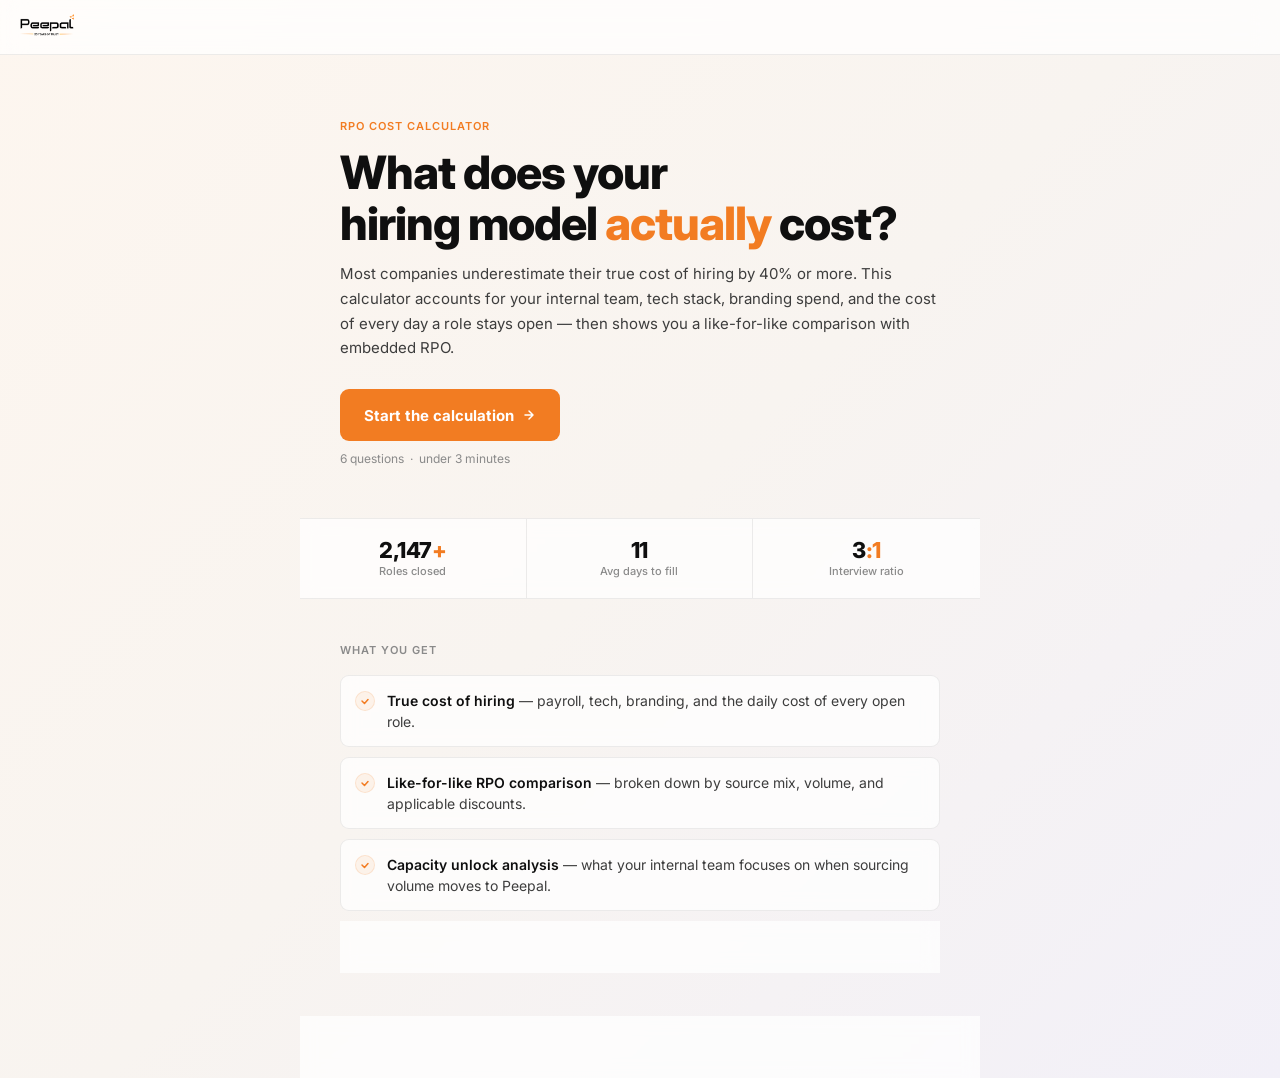
<file: index.html>
<!DOCTYPE html>
<html lang="en">
<head>
  <meta charset="UTF-8">
  <meta name="viewport" content="width=device-width, initial-scale=1.0">
  <title>RPO Cost Calculator — Peepal Consulting</title>
  <link rel="preconnect" href="https://fonts.googleapis.com">
  <link rel="preconnect" href="https://fonts.gstatic.com" crossorigin>
  <link href="https://fonts.googleapis.com/css2?family=Inter:wght@400;500;600;700;800&display=swap" rel="stylesheet">
  <style>
    *, *::before, *::after { box-sizing: border-box; margin: 0; padding: 0; }
    :root {
      --orange: #F27C22; --orange-light: rgba(242,124,34,0.08); --orange-mid: rgba(242,124,34,0.15); --orange-dark: #D96A10;
      --black: #0f0f0f; --grey-700: #3d3d3d; --grey-500: #8a8a8a; --grey-200: #e8e8e8; --grey-100: #f4f4f4;
      --white: #ffffff; --glass-bg: rgba(255,255,255,0.72); --card-border: rgba(0,0,0,0.07);
      --font: 'Inter', -apple-system, sans-serif; --radius: 14px; --radius-sm: 9px;
    }
    html { font-family: var(--font); -webkit-text-size-adjust: 100%; }
    body { min-height: 100vh; background: linear-gradient(135deg, #fdf6ef 0%, #f8f4f0 50%, #f2f0f8 100%); color: var(--black); }

    nav {
      background: var(--glass-bg); backdrop-filter: blur(12px); -webkit-backdrop-filter: blur(12px);
      border-bottom: 1px solid var(--card-border); padding: 14px 20px;
    }
    .logo { font-size: 15px; font-weight: 700; letter-spacing: -0.3px; }
    .logo span { color: var(--orange); }

    .hero { padding: 52px 20px 44px; }
    .eyebrow { font-size: 11px; font-weight: 600; color: var(--orange); text-transform: uppercase; letter-spacing: 1px; margin-bottom: 14px; }
    h1 { font-size: 34px; font-weight: 800; color: var(--black); letter-spacing: -1px; line-height: 1.1; margin-bottom: 14px; }
    h1 em { font-style: normal; color: var(--orange); }
    .body { font-size: 15px; color: var(--grey-700); line-height: 1.65; margin-bottom: 28px; }

    .cta-wrap { display: flex; flex-direction: column; align-items: flex-start; gap: 10px; }
    .btn-start {
      display: inline-flex; align-items: center; gap: 8px;
      height: 52px; padding: 0 24px;
      background: var(--orange); color: var(--white);
      font-family: var(--font); font-size: 15px; font-weight: 700;
      border: none; border-radius: var(--radius-sm); cursor: pointer; text-decoration: none;
      transition: background 150ms ease; width: 100%; justify-content: center;
    }
    .btn-start:hover { background: var(--orange-dark); }
    .time-note { font-size: 12px; color: var(--grey-500); }

    /* Stats */
    .stats {
      display: grid; grid-template-columns: repeat(3, 1fr);
      border-top: 1px solid var(--card-border); border-bottom: 1px solid var(--card-border);
      background: var(--glass-bg); backdrop-filter: blur(8px); -webkit-backdrop-filter: blur(8px);
    }
    .stat { padding: 20px 12px; text-align: center; border-right: 1px solid var(--card-border); }
    .stat:last-child { border-right: none; }
    .stat-n { font-size: 22px; font-weight: 800; color: var(--black); letter-spacing: -0.5px; line-height: 1; margin-bottom: 3px; }
    .stat-n span { color: var(--orange); }
    .stat-l { font-size: 11px; color: var(--grey-500); font-weight: 500; }

    /* What you get */
    .section { padding: 36px 20px; }
    .section-label { font-size: 11px; font-weight: 600; color: var(--grey-500); text-transform: uppercase; letter-spacing: 1px; margin-bottom: 18px; }
    .items { display: flex; flex-direction: column; gap: 10px; }
    .item {
      display: flex; align-items: flex-start; gap: 12px;
      background: var(--glass-bg); backdrop-filter: blur(8px); -webkit-backdrop-filter: blur(8px);
      border: 1px solid var(--card-border); border-radius: var(--radius-sm); padding: 14px;
    }
    .item-dot {
      width: 20px; height: 20px; border-radius: 50%;
      background: var(--orange-light); border: 1px solid var(--orange-mid);
      display: flex; align-items: center; justify-content: center; flex-shrink: 0; margin-top: 1px;
    }
    .item-dot svg { display: block; }
    .item-text { font-size: 14px; color: var(--grey-700); line-height: 1.5; }
    .item-text strong { color: var(--black); font-weight: 600; }

    footer {
      padding: 20px; border-top: 1px solid var(--card-border);
      display: flex; justify-content: space-between; align-items: center;
      background: var(--glass-bg); backdrop-filter: blur(8px);
    }
    .f-logo { font-size: 13px; font-weight: 700; color: var(--grey-500); }
    .f-logo span { color: var(--orange); }
    .f-link { font-size: 12px; color: var(--grey-500); text-decoration: none; }

    @media (min-width: 600px) {
      .hero { padding: 64px 40px 52px; max-width: 680px; margin: 0 auto; }
      h1 { font-size: 46px; }
      .btn-start { width: auto; }
      .stats { max-width: 680px; margin: 0 auto; }
      .section { max-width: 680px; margin: 0 auto; padding: 44px 40px; }
      footer { max-width: 680px; margin: 0 auto; }
    }
  </style>
</head>
<body>
  <nav><a href="index.html" class="logo"><img src="assets/logo.png" alt="Peepal" height="22"></a></nav>

  <section class="hero">
    <p class="eyebrow">RPO Cost Calculator</p>
    <h1>What does your<br>hiring model <em>actually</em> cost?</h1>
    <p class="body">Most companies underestimate their true cost of hiring by 40% or more. This calculator accounts for your internal team, tech stack, branding spend, and the cost of every day a role stays open — then shows you a like-for-like comparison with embedded RPO.</p>
    <div class="cta-wrap">
      <a href="calculator.html" class="btn-start">
        Start the calculation
        <svg width="14" height="14" viewBox="0 0 14 14" fill="none"><path d="M3 7h8M7 3l4 4-4 4" stroke="white" stroke-width="1.5" stroke-linecap="round" stroke-linejoin="round"/></svg>
      </a>
      <span class="time-note">6 questions &nbsp;·&nbsp; under 3 minutes</span>
    </div>
  </section>

  <div class="stats">
    <div class="stat"><p class="stat-n">2,147<span>+</span></p><p class="stat-l">Roles closed</p></div>
    <div class="stat"><p class="stat-n">11</p><p class="stat-l">Avg days to fill</p></div>
    <div class="stat"><p class="stat-n">3<span>:1</span></p><p class="stat-l">Interview ratio</p></div>
  </div>

  <section class="section">
    <p class="section-label">What you get</p>
    <div class="items">
      <div class="item">
        <div class="item-dot"><svg width="10" height="10" viewBox="0 0 10 10" fill="none"><path d="M2 5l2.5 2.5 3.5-4" stroke="#F27C22" stroke-width="1.5" stroke-linecap="round" stroke-linejoin="round"/></svg></div>
        <p class="item-text"><strong>True cost of hiring</strong> — payroll, tech, branding, and the daily cost of every open role.</p>
      </div>
      <div class="item">
        <div class="item-dot"><svg width="10" height="10" viewBox="0 0 10 10" fill="none"><path d="M2 5l2.5 2.5 3.5-4" stroke="#F27C22" stroke-width="1.5" stroke-linecap="round" stroke-linejoin="round"/></svg></div>
        <p class="item-text"><strong>Like-for-like RPO comparison</strong> — broken down by source mix, volume, and applicable discounts.</p>
      </div>
      <div class="item">
        <div class="item-dot"><svg width="10" height="10" viewBox="0 0 10 10" fill="none"><path d="M2 5l2.5 2.5 3.5-4" stroke="#F27C22" stroke-width="1.5" stroke-linecap="round" stroke-linejoin="round"/></svg></div>
        <p class="item-text"><strong>Capacity unlock analysis</strong> — what your internal team focuses on when sourcing volume moves to Peepal.</p>
      </div>
      <div class="item">
        <div class="item-dot"><svg width="10" height="10" viewBox="0 0 10 10" fill="none"><path d="M2 5l2.5 2.5 3.5-4" stroke="#F27C22" stroke-width="1.5" stroke-linecap="round" stroke-linejoin="round"/></svg></div>
        <p class="item-text"><strong>Printable report</strong> — share with leadership or use it as a business case.</p>
      </div>
    </div>
  </section>

  <footer>
    <a href="index.html" class="f-logo"><img src="assets/logo.png" alt="Peepal" height="18"></a>
    <a href="https://peepalconsulting.com" class="f-link">peepalconsulting.com</a>
  </footer>
</body>
</html>
</file>
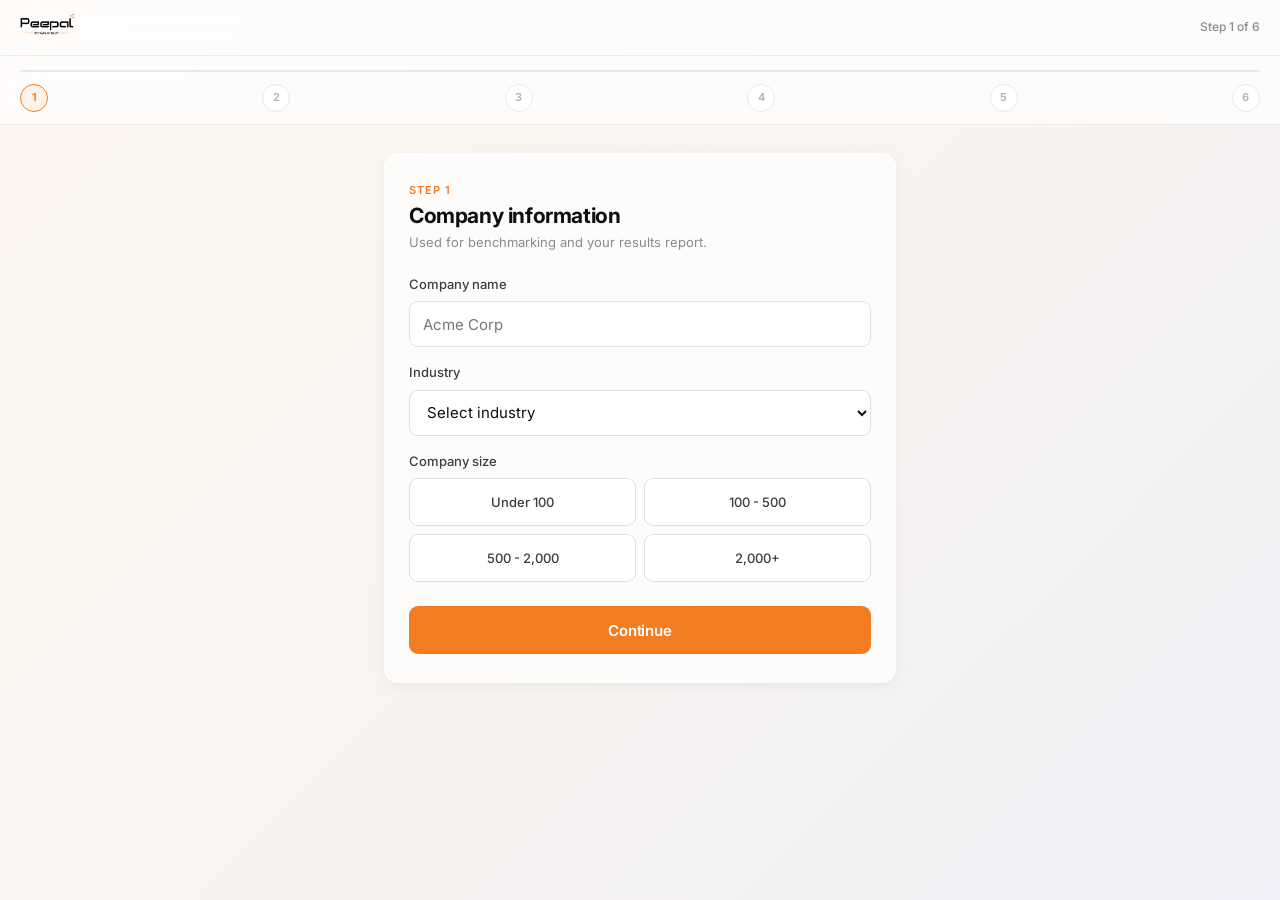
<file: calculator.html>
<!DOCTYPE html>
<html lang="en">
<head>
  <meta charset="UTF-8">
  <meta name="viewport" content="width=device-width, initial-scale=1.0">
  <title>RPO Cost Calculator - Peepal Consulting</title>
  <link rel="preconnect" href="https://fonts.googleapis.com">
  <link rel="preconnect" href="https://fonts.gstatic.com" crossorigin>
  <link href="https://fonts.googleapis.com/css2?family=Inter:wght@400;500;600;700;800&display=swap" rel="stylesheet">
  <link rel="stylesheet" href="css/base.css">
  <link rel="stylesheet" href="css/calculator.css">
</head>
<body class="calc-page">

  <header class="calc-topbar">
    <a href="index.html" class="logo"><img src="assets/logo.png" alt="Peepal" height="22"></a>
    <span class="step-label">Step 1 of 6</span>
  </header>

  <div class="progress-wrap">
    <div class="progress-bar-track"><div class="progress-bar-fill" style="width:0%"></div></div>
    <div class="step-dots">
      <div class="step-dot active" data-step="1">1</div>
      <div class="step-dot" data-step="2">2</div>
      <div class="step-dot" data-step="3">3</div>
      <div class="step-dot" data-step="4">4</div>
      <div class="step-dot" data-step="5">5</div>
      <div class="step-dot" data-step="6">6</div>
    </div>
  </div>

  <main class="steps-container">

    <!-- STEP 1: Company -->
    <section class="step-card active" data-step="1">
      <div class="step-card-header">
        <p class="step-eyebrow">Step 1</p>
        <h2 class="step-title">Company information</h2>
        <p class="step-subtitle">Used for benchmarking and your results report.</p>
      </div>
      <div class="field">
        <label for="company-name">Company name</label>
        <input type="text" id="company-name" placeholder="Acme Corp" autocomplete="organization">
      </div>
      <div class="field">
        <label for="industry">Industry</label>
        <select id="industry">
          <option value="">Select industry</option>
          <option value="BFSI / Fintech">BFSI / Fintech</option>
          <option value="Technology">Technology</option>
          <option value="Healthcare / Med Tech">Healthcare / Med Tech</option>
          <option value="Manufacturing / Industrial">Manufacturing / Industrial</option>
          <option value="Professional Services">Professional Services</option>
          <option value="Other">Other</option>
        </select>
      </div>
      <div class="field" id="company-size-group">
        <label>Company size</label>
        <div class="choice-grid">
          <div class="choice-item"><input type="radio" name="company_size" id="size-1" value="<100"><label for="size-1">Under 100</label></div>
          <div class="choice-item"><input type="radio" name="company_size" id="size-2" value="100-500"><label for="size-2">100 - 500</label></div>
          <div class="choice-item"><input type="radio" name="company_size" id="size-3" value="500-2000"><label for="size-3">500 - 2,000</label></div>
          <div class="choice-item"><input type="radio" name="company_size" id="size-4" value="2000+"><label for="size-4">2,000+</label></div>
        </div>
      </div>
      <div class="step-nav"><button class="btn-next" type="button">Continue</button></div>
    </section>

    <!-- STEP 2: TA Team -->
    <section class="step-card" data-step="2">
      <div class="step-card-header">
        <p class="step-eyebrow">Step 2</p>
        <h2 class="step-title">Internal TA team</h2>
        <p class="step-subtitle">Your current in-house recruitment function.</p>
      </div>
      <div class="field"><label for="recruiters">Number of recruiters</label><input type="number" id="recruiters" placeholder="e.g. 5" min="1"></div>
      <div class="field"><label for="ta-cost">Annual TA team cost (in Lakhs)</label><div class="input-rupee"><input type="number" id="ta-cost" placeholder="e.g. 50"></div></div>
      <p class="hint">Include salaries, bonuses, PF, gratuity, and all employer contributions. Enter in lakhs, e.g. 50 for fifty lakhs.</p>
      <div class="step-nav"><button class="btn-back" type="button">Back</button><button class="btn-next" type="button">Continue</button></div>
    </section>

    <!-- STEP 3: Hiring Volume + Experience -->
    <section class="step-card" data-step="3">
      <div class="step-card-header">
        <p class="step-eyebrow">Step 3</p>
        <h2 class="step-title">Annual hiring volume</h2>
        <p class="step-subtitle">Total roles, average package, and typical experience level.</p>
      </div>
      <div class="hiring-simple">
        <div class="field"><label for="total-hires-input">Total annual hires</label><input type="number" id="total-hires-input" placeholder="e.g. 100" min="1"></div>
        <div class="field"><label for="unclosed-roles">Roles that went unclosed last year</label><input type="number" id="unclosed-roles" placeholder="e.g. 15" min="0"></div>
        <p class="hint" style="margin-top:-4px">Roles you couldn't fill and had to cancel or carry forward.</p>
        <div class="field"><label for="avg-ctc">Average CTC (in Lakhs)</label><div class="input-rupee"><input type="number" id="avg-ctc" placeholder="e.g. 12"></div></div>
      </div>
      <div class="field" id="exp-level-group" style="margin-top:16px">
        <label>Typical experience level you hire for</label>
        <div class="choice-grid three-col">
          <div class="choice-item"><input type="radio" name="exp_level" id="exp-junior" value="junior"><label for="exp-junior">Mostly<br>0-5 yrs</label></div>
          <div class="choice-item"><input type="radio" name="exp_level" id="exp-mixed" value="mixed"><label for="exp-mixed">Mix of<br>levels</label></div>
          <div class="choice-item"><input type="radio" name="exp_level" id="exp-senior" value="senior"><label for="exp-senior">Mostly<br>10+ yrs</label></div>
        </div>
      </div>
      <p class="hint">This helps us tailor the comparison to your typical hiring profile.</p>
      <div class="step-nav"><button class="btn-back" type="button">Back</button><button class="btn-next" type="button">Continue</button></div>
    </section>

    <!-- STEP 4: Recruitment Technology -->
    <section class="step-card" data-step="4">
      <div class="step-card-header">
        <p class="step-eyebrow">Step 4</p>
        <h2 class="step-title">Recruitment technology</h2>
        <p class="step-subtitle">Annual spend on tools. Enter 0 if you don't have a separate budget.</p>
      </div>
      <div class="field"><label for="tech-spend">Annual spend (in Lakhs)</label><div class="input-rupee"><input type="number" id="tech-spend" placeholder="e.g. 8" min="0"></div></div>
      <p class="hint">ATS, LinkedIn Recruiter, job boards, CRM, scheduling tools, recruitment automation.</p>
      <div class="step-nav"><button class="btn-back" type="button">Back</button><button class="btn-next" type="button">Continue</button></div>
    </section>

    <!-- STEP 5: Time To Fill -->
    <section class="step-card" data-step="5">
      <div class="step-card-header">
        <p class="step-eyebrow">Step 5</p>
        <h2 class="step-title">Time to fill</h2>
        <p class="step-subtitle">Average days from role approval to offer accepted.</p>
      </div>
      <div class="ttf-presets" id="ttf-presets-group">
        <div class="ttf-preset-item"><input type="radio" name="ttf_preset" id="ttf-10" value="10"><label for="ttf-10"><span class="ttf-days">10</span><span class="ttf-sub">days</span></label></div>
        <div class="ttf-preset-item"><input type="radio" name="ttf_preset" id="ttf-20" value="20"><label for="ttf-20"><span class="ttf-days">20</span><span class="ttf-sub">days</span></label></div>
        <div class="ttf-preset-item"><input type="radio" name="ttf_preset" id="ttf-30" value="30"><label for="ttf-30"><span class="ttf-days">30</span><span class="ttf-sub">days</span></label></div>
        <div class="ttf-preset-item"><input type="radio" name="ttf_preset" id="ttf-45" value="45"><label for="ttf-45"><span class="ttf-days">45</span><span class="ttf-sub">days</span></label></div>
        <div class="ttf-preset-item"><input type="radio" name="ttf_preset" id="ttf-60" value="60"><label for="ttf-60"><span class="ttf-days">60</span><span class="ttf-sub">days</span></label></div>
        <div class="ttf-preset-item"><input type="radio" name="ttf_preset" id="ttf-custom" value="custom"><label for="ttf-custom"><span class="ttf-days">60+</span><span class="ttf-sub">custom</span></label></div>
      </div>
      <div class="ttf-custom-wrap hidden" id="ttf-custom-wrap">
        <label for="ttf-custom-val" style="font-size:12px;font-weight:500;color:var(--grey-500);margin-bottom:6px;display:block;">Enter your average (days)</label>
        <input type="number" id="ttf-custom-val" placeholder="75" min="61" max="365" style="width:100%;height:46px;border:1px solid var(--input-border);border-radius:var(--radius-sm);padding:0 13px;font-size:15px;background:rgba(255,255,255,0.8);">
      </div>
      <div class="benchmark-chip hidden" id="ttf-benchmark-chip"></div>
      <div class="step-nav"><button class="btn-back" type="button">Back</button><button class="btn-next" type="button">Continue</button></div>
    </section>

    <!-- STEP 6: Vacancy Cost -->
    <section class="step-card" data-step="6">
      <div class="step-card-header">
        <p class="step-eyebrow">Step 6</p>
        <h2 class="step-title">Vacancy cost</h2>
        <p class="step-subtitle">Every open role has a cost: lost output, overtime, delayed projects. We've estimated yours below based on your industry and CTC.</p>
      </div>
      <div id="vacancy-cost-wrap">
        <div class="field"><label for="vacancy-cost-day">Estimated cost per vacant role per day</label><div class="input-rupee"><input type="number" id="vacancy-cost-day" placeholder="e.g. 5000" min="0"></div></div>
        <p class="hint" id="vacancy-hint">Based on your industry and average CTC. Adjust if you have a more specific number.</p>
      </div>
      <div class="step-nav">
        <button class="btn-back" type="button">Back</button>
        <button class="btn-results" id="btn-results" type="button">See my results</button>
      </div>
    </section>

  </main>

  <div class="progress-overlay" id="progress-overlay" role="status" aria-live="polite">
    <div class="progress-overlay-card">
      <div class="progress-overlay-icon">
        <svg width="18" height="18" viewBox="0 0 20 20" fill="none"><path d="M10 3v2M10 15v2M3 10H1M19 10h-2M5.05 5.05L3.64 3.64M16.36 16.36l-1.41-1.41M5.05 14.95l-1.41 1.41M16.36 3.64l-1.41 1.41" stroke="#F27C22" stroke-width="1.5" stroke-linecap="round"/></svg>
      </div>
      <p class="progress-overlay-msg" id="overlay-msg">Analysing your inputs...</p>
    </div>
  </div>

  <script src="js/config.js"></script>
  <script src="js/calculator.js"></script>
  <script src="js/steps.js"></script>
</body>
</html>
</file>
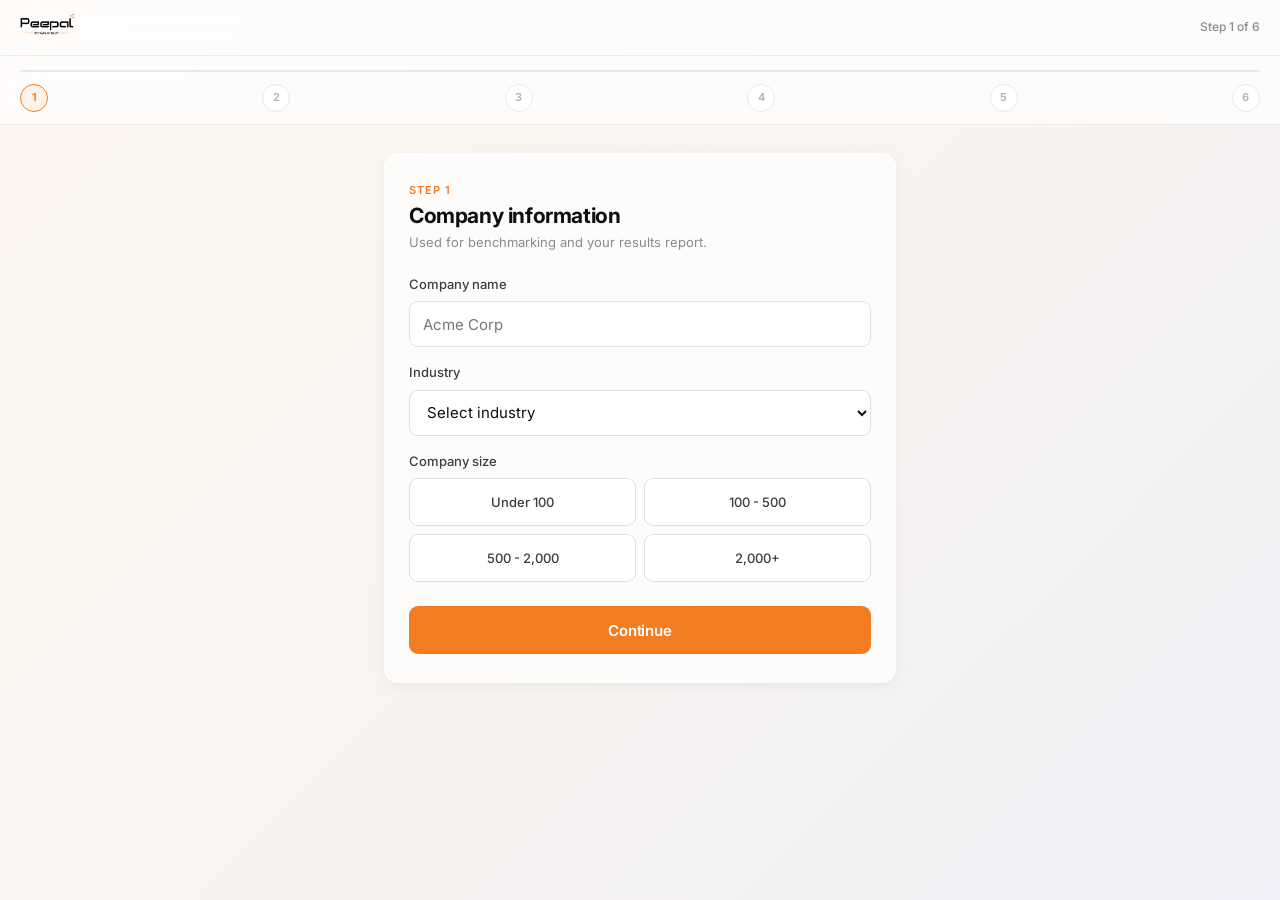
<file: results.html>
<!DOCTYPE html>
<html lang="en">
<head>
  <meta charset="UTF-8">
  <meta name="viewport" content="width=device-width, initial-scale=1.0">
  <title>Your Hiring Cost Analysis - Peepal Consulting</title>
  <link rel="preconnect" href="https://fonts.googleapis.com">
  <link rel="preconnect" href="https://fonts.gstatic.com" crossorigin>
  <link href="https://fonts.googleapis.com/css2?family=Inter:wght@400;500;600;700;800&display=swap" rel="stylesheet">
  <link rel="stylesheet" href="css/base.css">
  <link rel="stylesheet" href="css/results.css">
</head>
<body class="results-page">
  <h1 class="sr-only">Your RPO Cost Analysis - Peepal Consulting</h1>

  <header class="results-topbar no-print">
    <a href="index.html" class="logo"><img src="assets/logo.png" alt="Peepal" height="20" style="filter:brightness(0) invert(1);"></a>
    <button class="btn-print" id="btn-print-trigger" type="button">
      <svg width="13" height="13" viewBox="0 0 14 14" fill="none"><path d="M3 5V1h8v4M3 10H1V5h12v5h-2M3 8h8v5H3V8z" stroke="currentColor" stroke-width="1.2" stroke-linejoin="round"/></svg>
      Print report
    </button>
  </header>

  <div class="results-hero">
    <p class="company-name" id="result-company-name">Your Company</p>
    <p class="savings-label" id="hero-label">Cost comparison</p>
    <div class="savings-amount" id="hero-savings">--</div>
    <p class="savings-pct" id="hero-sub">--</p>
    <!-- Two highlight cards -->
    <div class="hero-highlights" id="hero-highlights">
      <div class="hero-highlight-card" id="hero-unclosed-card">
        <p class="hh-label">If Peepal closes your unclosed roles</p>
        <p class="hh-amount" id="hh-unclosed-fee">--</p>
        <p class="hh-sub" id="hh-unclosed-sub">--</p>
        <button class="hh-explain-btn" id="btn-explain-unclosed" type="button">Explain further <span class="hh-chevron">&#9662;</span></button>
        <div class="hh-explain-body hidden" id="explain-unclosed">
          <p class="hh-explain-text" id="explain-unclosed-text"></p>
        </div>
      </div>
      <div class="hero-highlight-card" id="hero-total-card">
        <p class="hh-label">If Peepal handles all your hiring</p>
        <p class="hh-amount" id="hh-total-savings">--</p>
        <p class="hh-sub" id="hh-total-sub">--</p>
        <button class="hh-explain-btn" id="btn-explain-total" type="button">Explain further <span class="hh-chevron">&#9662;</span></button>
        <div class="hh-explain-body hidden" id="explain-total">
          <p class="hh-explain-text" id="explain-total-text"></p>
        </div>
      </div>
    </div>
  </div>

  <!-- Email gate overlay -->
  <div class="email-gate" id="email-gate">
    <div class="email-gate-card">
      <button type="button" class="close-btn" id="btn-gate-close" aria-label="Close">&times;</button>
      <div class="close-confirm hidden" id="gate-close-confirm">
        <p class="close-confirm-text">Are you sure? You'll miss your personalised report.</p>
        <div class="close-confirm-btns">
          <button type="button" class="close-confirm-yes" id="btn-gate-close-yes">Yes, close</button>
          <button type="button" class="close-confirm-no" id="btn-gate-close-no">No, go back</button>
        </div>
      </div>
      <h2 class="email-gate-title">See your full analysis</h2>
      <p class="email-gate-sub">Enter your work email to unlock the detailed breakdown.</p>
      <div class="email-gate-field">
        <input type="email" id="gate-email" placeholder="you@company.com" autocomplete="email">
        <button type="button" id="btn-gate-unlock">Show my results</button>
      </div>
      <button type="button" class="email-gate-skip" id="btn-gate-skip">Skip for now</button>
      <div class="gate-confirm hidden" id="gate-confirm">
        <p class="gate-confirm-text">Are you sure? You won't receive a copy of your personalised report.</p>
        <div class="gate-confirm-btns">
          <button type="button" class="gate-confirm-yes" id="btn-confirm-skip">Yes, skip</button>
          <button type="button" class="gate-confirm-no" id="btn-confirm-back">No, let me enter my email</button>
        </div>
      </div>
    </div>
  </div>

  <div class="results-content" id="results-content">

    <!-- KPIs -->
    <section class="results-section">
      <p class="results-section-title">Cost overview</p>
      <div class="kpi-grid">
        <div class="kpi-card g-card">
          <p class="kpi-label">Total hiring cost</p>
          <div class="kpi-row"><span class="kpi-tag">Current</span><span class="kpi-val" id="kpi-current-cost">--</span></div>
          <div class="kpi-arrow">&#8595;</div>
          <div class="kpi-row"><span class="kpi-tag">With Peepal</span><span class="kpi-val orange" id="kpi-peepal-cost">--</span></div>
        </div>
        <div class="kpi-card g-card">
          <p class="kpi-label">Cost per hire</p>
          <div class="kpi-row"><span class="kpi-tag">Current</span><span class="kpi-val" id="kpi-cph-current">--</span></div>
          <div class="kpi-arrow">&#8595;</div>
          <div class="kpi-row"><span class="kpi-tag">With Peepal</span><span class="kpi-val orange" id="kpi-cph-peepal">--</span></div>
        </div>
        <div class="kpi-card g-card hidden" id="kpi-ttf-card">
          <p class="kpi-label">Time to fill</p>
          <div class="kpi-row"><span class="kpi-tag">Current</span><span class="kpi-val" id="kpi-ttf-current">--</span></div>
          <div class="kpi-arrow">&#8595;</div>
          <div class="kpi-row"><span class="kpi-tag">With Peepal</span><span class="kpi-val orange" id="kpi-ttf-peepal">--</span></div>
          <p class="kpi-note">May vary for niche or senior roles.</p>
        </div>
        <div class="kpi-card g-card" id="kpi-savings-card">
          <p class="kpi-label" id="kpi-savings-label">ANNUAL SAVINGS</p>
          <div class="kpi-row"><span class="kpi-val orange" id="kpi-savings-abs">--</span></div>
          <div class="kpi-row" style="margin-top:4px"><span class="kpi-tag" id="kpi-savings-pct-label">of current spend</span><span class="kpi-val" id="kpi-savings-pct">--</span></div>
        </div>
      </div>
    </section>

    <!-- Value story (only shows when Peepal costs more) -->
    <section class="results-section hidden" id="value-story-section">
      <p class="results-section-title">What changes with Peepal</p>
      <div class="g-card" style="padding:20px">
        <ul id="value-points" style="list-style:none;padding:0;margin:0;display:flex;flex-direction:column;gap:12px;font-size:14px;color:var(--grey-700);line-height:1.6"></ul>
      </div>
    </section>

    <!-- Capacity -->
    <section class="results-section">
      <p class="results-section-title">Capacity unlock</p>
      <div class="capacity-card g-card">
        <div class="capacity-stats">
          <div class="cap-stat">
            <p class="s-label">Current output</p>
            <p class="s-val" id="capacity-current-prod">--</p>
            <p class="s-sub">hires / recruiter / yr</p>
          </div>
          <div class="cap-stat hi">
            <p class="s-label">Peepal benchmark</p>
            <p class="s-val">~80</p>
            <p class="s-sub">hires / recruiter / yr</p>
          </div>
        </div>
        <p class="cap-desc" id="capacity-desc">Loading...</p>
      </div>
    </section>

    <!-- Cost breakdown -->
    <section class="results-section">
      <p class="results-section-title">Cost breakdown</p>
      <div class="cost-compare">
        <div class="cost-col g-card">
          <p class="cost-col-label">Current</p>
          <p class="cost-col-total" id="cc-current-total">--</p>
          <div class="cost-line"><span>TA payroll</span><span class="clv" id="cc-ta-current">--</span></div>
          <div class="cost-line"><span>Rec. tech</span><span class="clv" id="cc-tech-current">--</span></div>
          <div class="cost-line"><span>Vacancy cost</span><span class="clv" id="cc-vacancy-current">--</span></div>
          <div class="cost-line hidden" id="cc-unclosed-row"><span>Unclosed roles</span><span class="clv" id="cc-unclosed-current">--</span></div>
        </div>
        <div class="cost-col peepal g-card">
          <p class="cost-col-label">With Peepal</p>
          <p class="cost-col-total" id="cc-peepal-total">--</p>
          <div class="cost-line"><span>Peepal fee</span><span class="clv" id="cc-fee-peepal">--</span></div>
          <div class="cost-line"><span>Vacancy cost</span><span class="clv" id="cc-vacancy-peepal">--</span></div>
          <div class="cost-line hidden" id="cc-unclosed-peepal-row"><span>Unclosed roles</span><span class="clv" id="cc-unclosed-peepal">--</span></div>
        </div>
      </div>
    </section>

    <!-- Absorbed -->
    <section class="results-section">
      <div class="absorbed-card g-card">
        <p class="absorbed-title">What Peepal absorbs</p>
        <p class="absorbed-body">Recruitment technology costs are covered under a standard Peepal engagement. This includes ATS, LinkedIn Recruiter, job boards, career page, and recruitment marketing.</p>
        <p class="absorbed-note">* Third-party assessments and background verification are billed at actuals with prior approval.</p>
      </div>
    </section>

    <!-- Input summary -->
    <section class="results-section">
      <p class="results-section-title">What you entered</p>
      <div class="method-card g-card">
        <div class="assume-row"><span class="a-l">Company</span><span class="a-v" id="inp-company">--</span></div>
        <div class="assume-row"><span class="a-l">Industry</span><span class="a-v" id="inp-industry">--</span></div>
        <div class="assume-row"><span class="a-l">Company size</span><span class="a-v" id="inp-size">--</span></div>
        <div class="assume-row"><span class="a-l">Recruiters</span><span class="a-v" id="inp-recruiters">--</span></div>
        <div class="assume-row"><span class="a-l">TA team cost</span><span class="a-v" id="inp-ta-cost">--</span></div>
        <div class="assume-row"><span class="a-l">Annual hires</span><span class="a-v" id="inp-hires">--</span></div>
        <div class="assume-row hidden" id="inp-unclosed-row"><span class="a-l">Unclosed roles</span><span class="a-v" id="inp-unclosed">--</span></div>
        <div class="assume-row"><span class="a-l">Average CTC</span><span class="a-v" id="inp-avg-ctc">--</span></div>
        <div class="assume-row"><span class="a-l">Experience level</span><span class="a-v" id="inp-exp">--</span></div>
        <div class="assume-row"><span class="a-l">Tech spend</span><span class="a-v" id="inp-tech">--</span></div>
        <div class="assume-row"><span class="a-l">Time to fill</span><span class="a-v" id="inp-ttf">--</span></div>
        <div class="assume-row"><span class="a-l">Vacancy cost</span><span class="a-v" id="inp-vacancy">--</span></div>
      </div>
    </section>

    <!-- Methodology -->
    <section class="results-section">
      <p class="results-section-title">Methodology and assumptions</p>
      <div class="method-card g-card">
        <div class="assume-row"><span class="a-l">Total hires modelled</span><span class="a-v" id="m-total-hires">--</span></div>
        <div class="assume-row"><span class="a-l">Experience tier</span><span class="a-v" id="m-fee-rate">--</span></div>
        <div class="assume-row"><span class="a-l">Time-to-fill reduction</span><span class="a-v" id="m-ttf-reduction">--</span></div>
        <div class="assume-row"><span class="a-l">Bulk discount</span><span class="a-v" id="m-bulk-discount">--</span></div>
        <div class="assume-row hidden" id="m-unclosed-row"><span class="a-l">Unclosed role closure rate</span><span class="a-v" id="m-unclosed-rate">--</span></div>
        <p class="method-note">This is an estimate based on your inputs and Peepal's standard engagement model. Actual fees are confirmed at proposal stage. Peepal takes over the full hiring function, replacing internal TA, recruitment technology, and agency spend. Vacancy cost is calculated as total hires &times; average time-to-fill &times; daily cost per open role.</p>
      </div>
    </section>

    <section class="results-section no-print">
      <div class="cta-card">
        <h2>Ready to explore this further?</h2>
        <p>Talk to our team for a proposal based on your actual roles and hiring plan.</p>
        <button class="btn-cta" type="button" id="btn-talk-peepal">Talk to Peepal</button>
      </div>
    </section>

    <button class="recalc-link no-print" onclick="window.location.href='calculator.html'">Recalculate with different inputs</button>
  </div>

  <!-- Lead modal (shared by Print Report, Talk to Peepal, and Ctrl+P) -->
  <div class="modal-backdrop" id="lead-modal" role="dialog" aria-modal="true">
    <div class="modal-card">
      <button type="button" class="close-btn" id="btn-modal-close" aria-label="Close">&times;</button>
      <div class="close-confirm hidden" id="modal-close-confirm">
        <p class="close-confirm-text">Are you sure you want to close?</p>
        <div class="close-confirm-btns">
          <button type="button" class="close-confirm-yes" id="btn-modal-close-yes">Yes, close</button>
          <button type="button" class="close-confirm-no" id="btn-modal-close-no">No, go back</button>
        </div>
      </div>
      <h2 class="modal-title" id="modal-title">Get your full report</h2>
      <p class="modal-subtitle" id="modal-subtitle">Share your details and print immediately after.</p>
      <div class="modal-field"><label for="modal-name">Full name</label><input type="text" id="modal-name" placeholder="Priya Sharma" autocomplete="name"></div>
      <div class="modal-field"><label for="modal-email">Work email</label><input type="email" id="modal-email" placeholder="priya@company.com" autocomplete="email"></div>
      <div class="modal-field"><label for="modal-phone">Phone <span style="color:var(--grey-500);font-weight:400">(optional)</span></label><input type="tel" id="modal-phone" placeholder="+91 98765 43210" autocomplete="tel" inputmode="tel"></div>
      <button class="btn-modal-submit" type="button" id="btn-modal-submit">Print my report</button>
      <button class="modal-skip" type="button" id="btn-modal-skip">Print without sharing details</button>
      <p class="modal-thanks hidden" id="modal-thanks">Thanks! Our team will be in touch shortly.</p>
    </div>
  </div>

  <script src="js/config.js"></script>
  <script src="js/calculator.js"></script>
  <script src="js/results.js"></script>
</body>
</html>
</file>
<file: css/base.css>
*, *::before, *::after { box-sizing: border-box; margin: 0; padding: 0; }

:root {
  --orange: #F27C22;
  --orange-light: rgba(242,124,34,0.08);
  --orange-mid: rgba(242,124,34,0.15);
  --orange-dark: #D96A10;
  --black: #0f0f0f;
  --grey-900: #1a1a1a;
  --grey-700: #3d3d3d;
  --grey-500: #8a8a8a;
  --grey-400: #b0b0b0;
  --grey-200: #e8e8e8;
  --grey-100: #f4f4f4;
  --grey-50: #fafafa;
  --white: #ffffff;
  --error: #c9372c;
  --error-bg: rgba(201,55,44,0.06);

  --glass-bg: rgba(255,255,255,0.72);
  --glass-border: rgba(255,255,255,0.5);
  --card-border: rgba(0,0,0,0.07);
  --input-border: rgba(0,0,0,0.12);
  --input-focus: rgba(242,124,34,0.3);

  --font: 'Inter', -apple-system, BlinkMacSystemFont, sans-serif;
  --radius: 14px;
  --radius-sm: 9px;
  --radius-xs: 6px;
  --transition: 150ms ease;
}

html { font-family: var(--font); font-size: 16px; -webkit-text-size-adjust: 100%; color: var(--black); }
body { min-height: 100vh; line-height: 1.5; }
a { color: var(--orange); text-decoration: none; }
button { font-family: var(--font); cursor: pointer; border: none; }
input, select, textarea { font-family: var(--font); font-size: 16px; }

/* Global focus-visible styles for accessibility */
*:focus-visible {
  outline: 2px solid var(--orange);
  outline-offset: 2px;
  border-radius: 4px;
}
/* Override for inputs/selects that have their own focus styles */
input:focus-visible, select:focus-visible, textarea:focus-visible {
  outline: none;
}
.sr-only { position: absolute; width: 1px; height: 1px; padding: 0; margin: -1px; overflow: hidden; clip: rect(0,0,0,0); border: 0; }
.hidden { display: none !important; }
.text-error { color: var(--error); font-size: 12px; margin-top: 5px; display: block; }

@media print {
  .no-print { display: none !important; }
  body { background: white; }
}
</file>
<file: css/calculator.css>
/* Page */
.calc-page {
  min-height: 100vh;
  background: linear-gradient(135deg, #fdf6ef 0%, #f8f4f0 50%, #f2f0f8 100%);
  padding-bottom: 60px;
}

/* Top bar */
.calc-topbar {
  background: var(--glass-bg);
  backdrop-filter: blur(12px);
  -webkit-backdrop-filter: blur(12px);
  border-bottom: 1px solid var(--card-border);
  padding: 13px 20px;
  display: flex;
  align-items: center;
  justify-content: space-between;
  position: sticky;
  top: 0;
  z-index: 100;
}

.calc-topbar .logo { font-size: 15px; font-weight: 700; color: var(--black); letter-spacing: -0.3px; }
.calc-topbar .logo span { color: var(--orange); }
.calc-topbar .step-label { font-size: 12px; color: var(--grey-500); font-weight: 500; }

/* Progress */
.progress-wrap {
  background: var(--glass-bg);
  backdrop-filter: blur(12px);
  -webkit-backdrop-filter: blur(12px);
  border-bottom: 1px solid var(--card-border);
  padding: 14px 20px 12px;
  position: sticky;
  top: 50px;
  z-index: 99;
}

.progress-bar-track { height: 2px; background: var(--grey-200); border-radius: 2px; margin-bottom: 12px; }
.progress-bar-fill { height: 2px; background: var(--orange); border-radius: 2px; transition: width 300ms ease; }

.step-dots { display: flex; gap: 5px; justify-content: space-between; }

.step-dot {
  width: 28px; height: 28px; border-radius: 50%;
  display: flex; align-items: center; justify-content: center;
  font-size: 11px; font-weight: 600;
  border: 1.5px solid var(--grey-200);
  background: var(--white);
  color: var(--grey-400);
  cursor: default;
  transition: all var(--transition);
  flex-shrink: 0;
}
.step-dot.active { border-color: var(--orange); color: var(--orange); background: var(--orange-light); }
.step-dot.completed { background: var(--orange); border-color: var(--orange); color: var(--white); cursor: pointer; }
.step-dot.completed:hover { background: var(--orange-dark); border-color: var(--orange-dark); }

/* Step cards */
.steps-container { padding: 20px 16px 0; max-width: 560px; margin: 0 auto; }

.step-card {
  background: var(--glass-bg);
  backdrop-filter: blur(16px);
  -webkit-backdrop-filter: blur(16px);
  border-radius: var(--radius);
  border: 1px solid var(--glass-border);
  box-shadow: 0 1px 3px rgba(0,0,0,0.04), 0 4px 16px rgba(0,0,0,0.04);
  padding: 24px 20px;
  display: none;
  animation: fadeUp 200ms ease;
}
.step-card.active { display: block; }

@keyframes fadeUp {
  from { opacity: 0; transform: translateY(6px); }
  to   { opacity: 1; transform: translateY(0); }
}

/* Card header */
.step-card-header { margin-bottom: 22px; }
.step-eyebrow { font-size: 11px; font-weight: 600; color: var(--orange); text-transform: uppercase; letter-spacing: 1px; margin-bottom: 5px; }
.step-title { font-size: 21px; font-weight: 700; color: var(--black); line-height: 1.2; letter-spacing: -0.4px; }
.step-subtitle { font-size: 13px; color: var(--grey-500); margin-top: 5px; line-height: 1.5; }

/* Fields */
.field { margin-bottom: 16px; }
.field:last-of-type { margin-bottom: 0; }
.field label { display: block; font-size: 13px; font-weight: 500; color: var(--grey-700); margin-bottom: 7px; }

.field input[type="text"],
.field input[type="number"],
.field select {
  width: 100%; height: 46px;
  border: 1px solid var(--input-border);
  border-radius: var(--radius-sm);
  padding: 0 13px;
  font-size: 15px; color: var(--black);
  background: rgba(255,255,255,0.8);
  transition: border-color var(--transition), box-shadow var(--transition);
  -moz-appearance: textfield;
}
.field input[type="number"]::-webkit-inner-spin-button,
.field input[type="number"]::-webkit-outer-spin-button { -webkit-appearance: none; }
.field input:hover, .field select:hover { border-color: var(--grey-400); }
.field input:focus, .field select:focus { border-color: var(--orange); box-shadow: 0 0 0 3px var(--input-focus); background: white; }
.field input.has-error { border-color: var(--error); }

/* Rupee prefix */
.input-rupee { position: relative; }
.input-rupee::before { content: '₹'; position: absolute; left: 13px; top: 50%; transform: translateY(-50%); font-size: 14px; color: var(--grey-500); pointer-events: none; z-index: 1; }
.input-rupee input { padding-left: 26px !important; }

/* Hint text */
.hint { font-size: 12px; color: var(--grey-500); margin-top: 8px; line-height: 1.5; padding: 10px 12px; background: rgba(0,0,0,0.025); border-radius: var(--radius-xs); border: 1px solid var(--card-border); }

/* Radio/choice cards — glass style */
.choice-grid { display: grid; grid-template-columns: 1fr 1fr; gap: 8px; }
.choice-grid.three-col { grid-template-columns: repeat(3, 1fr); }

.choice-item { position: relative; }
.choice-item input { position: absolute; opacity: 0; width: 0; height: 0; }
.choice-item label {
  display: flex; align-items: center; justify-content: center;
  padding: 12px 8px; min-height: 48px;
  border: 1px solid var(--input-border);
  border-radius: var(--radius-sm);
  font-size: 13px; font-weight: 500;
  color: var(--grey-700);
  cursor: pointer;
  transition: all var(--transition);
  text-align: center;
  background: rgba(255,255,255,0.6);
  backdrop-filter: blur(4px);
  -webkit-backdrop-filter: blur(4px);
  margin-bottom: 0;
  line-height: 1.3;
}
.choice-item label:hover { border-color: var(--grey-400); background: rgba(255,255,255,0.85); }
.choice-item input:checked + label {
  border-color: var(--orange);
  background: var(--orange-light);
  color: var(--orange-dark);
  box-shadow: 0 0 0 1px var(--orange);
}
.choice-item input:focus-visible + label {
  outline: 2px solid var(--orange);
  outline-offset: 2px;
}

/* Hiring — simple two fields */
.hiring-simple { display: grid; grid-template-columns: 1fr 1fr; gap: 12px; }
.hiring-simple .field { margin-bottom: 0; }

/* Step 3 total display */
.total-pill {
  display: flex; justify-content: space-between; align-items: center;
  padding: 11px 14px;
  background: var(--orange-light);
  border: 1px solid var(--orange-mid);
  border-radius: var(--radius-sm);
  margin-top: 14px;
}
.total-pill .label { font-size: 13px; color: var(--grey-700); font-weight: 500; }
.total-pill .value { font-size: 17px; font-weight: 700; color: var(--orange); }

/* TTF preset pills */
.ttf-presets { display: grid; grid-template-columns: repeat(3, 1fr); gap: 8px; margin-bottom: 14px; }
.ttf-preset-item { position: relative; }
.ttf-preset-item input { position: absolute; opacity: 0; width: 0; height: 0; }
.ttf-preset-item label {
  display: flex; flex-direction: column; align-items: center; justify-content: center;
  padding: 13px 6px; min-height: 56px;
  border: 1px solid var(--input-border);
  border-radius: var(--radius-sm);
  cursor: pointer; transition: all var(--transition);
  background: rgba(255,255,255,0.6);
  backdrop-filter: blur(4px);
  -webkit-backdrop-filter: blur(4px);
  text-align: center;
  margin-bottom: 0;
}
.ttf-preset-item label .ttf-days { font-size: 18px; font-weight: 700; color: var(--black); line-height: 1; }
.ttf-preset-item label .ttf-sub  { font-size: 10px; color: var(--grey-500); margin-top: 3px; font-weight: 500; }
.ttf-preset-item label:hover { border-color: var(--grey-400); background: rgba(255,255,255,0.85); }
.ttf-preset-item input:checked + label {
  border-color: var(--orange);
  background: var(--orange-light);
  box-shadow: 0 0 0 1px var(--orange);
}
.ttf-preset-item input:checked + label .ttf-days { color: var(--orange); }
.ttf-preset-item input:checked + label .ttf-sub  { color: var(--orange-dark); }
.ttf-preset-item input:focus-visible + label {
  outline: 2px solid var(--orange);
  outline-offset: 2px;
}

.ttf-custom-wrap { margin-top: 4px; }
.ttf-custom-wrap label { font-size: 12px; font-weight: 500; color: var(--grey-500); margin-bottom: 6px; display: block; }

/* Benchmark chip */
.benchmark-chip {
  display: inline-flex; align-items: center; gap: 5px;
  background: rgba(242,124,34,0.07);
  border: 1px solid rgba(242,124,34,0.2);
  color: var(--orange-dark);
  border-radius: 20px; padding: 5px 11px;
  font-size: 12px; font-weight: 500; margin-top: 12px;
}

/* Source mix — preset buttons */
.source-group { margin-bottom: 18px; }
.source-group-label { font-size: 13px; font-weight: 500; color: var(--grey-700); margin-bottom: 9px; }

.source-presets { display: grid; grid-template-columns: repeat(5, 1fr); gap: 6px; }
.source-item { position: relative; }
.source-item input { position: absolute; opacity: 0; width: 0; height: 0; }
.source-item label {
  display: flex; align-items: center; justify-content: center;
  height: 38px; font-size: 13px; font-weight: 600;
  border: 1px solid var(--input-border);
  border-radius: var(--radius-sm);
  cursor: pointer; transition: all var(--transition);
  color: var(--grey-700);
  background: rgba(255,255,255,0.6);
  backdrop-filter: blur(4px);
  -webkit-backdrop-filter: blur(4px);
  margin-bottom: 0;
}
.source-item label:hover { border-color: var(--grey-400); background: rgba(255,255,255,0.85); }
.source-item input:checked + label {
  border-color: var(--orange);
  background: var(--orange-light);
  color: var(--orange-dark);
  box-shadow: 0 0 0 1px var(--orange);
}

.source-custom-wrap { margin-top: 8px; }

/* Peepal share display */
.peepal-share {
  display: flex; justify-content: space-between; align-items: center;
  padding: 14px 16px;
  background: rgba(15,15,15,0.88);
  backdrop-filter: blur(8px);
  -webkit-backdrop-filter: blur(8px);
  border-radius: var(--radius-sm);
  border: 1px solid rgba(255,255,255,0.06);
  margin-top: 4px;
}
.peepal-share .ps-label { font-size: 12px; color: rgba(255,255,255,0.55); font-weight: 500; }
.peepal-share .ps-value { font-size: 22px; font-weight: 800; color: var(--white); letter-spacing: -0.5px; }
.peepal-share .ps-sub { font-size: 11px; color: rgba(255,255,255,0.4); margin-top: 1px; }

/* Yes/No toggle */
.yesno-group { display: grid; grid-template-columns: 1fr 1fr; gap: 8px; margin-bottom: 14px; }
.yesno-card { position: relative; }
.yesno-card input { position: absolute; opacity: 0; width: 0; height: 0; }
.yesno-card label {
  display: flex; align-items: center; justify-content: center;
  padding: 15px; font-size: 14px; font-weight: 600;
  border: 1px solid var(--input-border);
  border-radius: var(--radius-sm);
  cursor: pointer; transition: all var(--transition);
  color: var(--grey-700);
  background: rgba(255,255,255,0.6);
  backdrop-filter: blur(4px);
  margin-bottom: 0;
}
.yesno-card input:checked + label { border-color: var(--orange); background: var(--orange-light); color: var(--orange-dark); box-shadow: 0 0 0 1px var(--orange); }

/* Nav buttons */
.step-nav { display: flex; gap: 8px; margin-top: 24px; }

.btn-back {
  height: 48px; padding: 0 18px;
  border-radius: var(--radius-sm);
  font-size: 14px; font-weight: 600;
  border: 1px solid var(--input-border);
  background: rgba(255,255,255,0.7);
  backdrop-filter: blur(4px);
  color: var(--grey-700);
  transition: all var(--transition);
  flex-shrink: 0;
}
.btn-back:hover { border-color: var(--grey-400); background: rgba(255,255,255,0.95); }

.btn-next {
  flex: 1; height: 48px;
  border-radius: var(--radius-sm);
  font-size: 15px; font-weight: 600;
  background: var(--orange);
  color: var(--white);
  transition: all var(--transition);
  letter-spacing: -0.1px;
}
.btn-next:hover { background: var(--orange-dark); }
.btn-next:active { transform: scale(0.98); }

.btn-results {
  width: 100%; height: 52px;
  border-radius: var(--radius-sm);
  font-size: 15px; font-weight: 700;
  background: var(--orange);
  color: var(--white);
  transition: all var(--transition);
  letter-spacing: -0.2px;
  margin-top: 20px;
}
.btn-results:hover { background: var(--orange-dark); }
.btn-results:active { transform: scale(0.98); }

/* Transition overlay */
.progress-overlay {
  position: fixed; inset: 0;
  background: rgba(15,15,15,0.5);
  backdrop-filter: blur(4px);
  display: flex; align-items: center; justify-content: center;
  z-index: 200; padding: 24px;
  opacity: 0; transition: opacity 200ms ease; pointer-events: none;
}
.progress-overlay.visible { opacity: 1; pointer-events: all; }
.progress-overlay-card {
  background: var(--glass-bg);
  backdrop-filter: blur(20px);
  -webkit-backdrop-filter: blur(20px);
  border: 1px solid var(--glass-border);
  border-radius: var(--radius);
  box-shadow: 0 8px 32px rgba(0,0,0,0.12);
  padding: 28px 24px;
  max-width: 340px; width: 100%; text-align: center;
}
.progress-overlay-icon {
  width: 44px; height: 44px;
  background: var(--orange-light);
  border: 1px solid var(--orange-mid);
  border-radius: 50%;
  display: flex; align-items: center; justify-content: center;
  margin: 0 auto 14px; font-size: 18px;
}
.progress-overlay-msg { font-size: 14px; font-weight: 500; color: var(--black); line-height: 1.6; }

@media (min-width: 600px) {
  .steps-container { padding: 28px 24px 0; }
  .step-card { padding: 28px 24px; }
  .ttf-presets { grid-template-columns: repeat(6, 1fr); }
  .source-presets { grid-template-columns: repeat(5, 1fr); }
}
</file>
<file: css/results.css>
.results-page { min-height: 100vh; background: linear-gradient(135deg, #fdf6ef 0%, #f8f4f0 50%, #f2f0f8 100%); padding-bottom: 60px; }

/* Top bar */
.results-topbar {
  background: rgba(15,15,15,0.92); backdrop-filter: blur(12px); -webkit-backdrop-filter: blur(12px);
  padding: 13px 20px; display: flex; align-items: center; justify-content: space-between;
  position: sticky; top: 0; z-index: 100;
}
.results-topbar .logo { font-size: 15px; font-weight: 700; color: var(--white); letter-spacing: -0.3px; }
.results-topbar .logo span { color: var(--orange); }
.btn-print {
  height: 36px; padding: 0 14px; border-radius: 7px; font-size: 13px; font-weight: 600;
  background: rgba(242,124,34,0.15); border: 1px solid rgba(242,124,34,0.3);
  color: var(--orange); transition: all 150ms ease; display: flex; align-items: center; gap: 5px;
  cursor: pointer; font-family: var(--font);
}
.btn-print:hover { background: var(--orange); color: var(--white); border-color: var(--orange); }

/* Hero */
.results-hero { background: rgba(15,15,15,0.92); backdrop-filter: blur(12px); padding: 40px 20px 48px; text-align: center; }
.results-hero .company-name { font-size: 12px; font-weight: 500; color: rgba(255,255,255,0.4); margin-bottom: 14px; text-transform: uppercase; letter-spacing: 1px; }
.results-hero .savings-label { font-size: 13px; color: rgba(255,255,255,0.5); margin-bottom: 6px; }
.results-hero .savings-amount { font-size: 52px; font-weight: 800; color: var(--orange); letter-spacing: -2px; line-height: 1; margin-bottom: 8px; }
.results-hero .savings-pct { font-size: 16px; color: rgba(255,255,255,0.6); }
.results-hero .savings-pct span { color: var(--orange); }

/* Hero highlight cards */
.hero-highlights {
  display: grid; grid-template-columns: 1fr 1fr; gap: 10px;
  max-width: 520px; margin: 24px auto 0; padding: 0 4px;
}
.hero-highlights.hidden { display: none; }
.hero-highlight-card {
  background: rgba(255,255,255,0.06); border: 1px solid rgba(255,255,255,0.1);
  border-radius: 12px; padding: 16px 14px; text-align: center;
}
.hh-label { font-size: 11px; font-weight: 500; color: rgba(255,255,255,0.45); text-transform: uppercase; letter-spacing: 0.5px; margin-bottom: 6px; }
.hh-amount { font-size: 24px; font-weight: 800; color: var(--orange); letter-spacing: -0.5px; line-height: 1.1; margin-bottom: 4px; }
.hh-sub { font-size: 11px; color: rgba(255,255,255,0.4); line-height: 1.4; }

/* Explain further dropdown */
.hh-explain-btn {
  display: inline-flex; align-items: center; gap: 4px;
  margin-top: 10px; padding: 0; background: none; border: none;
  font-size: 11px; font-weight: 500; color: rgba(255,255,255,0.35);
  cursor: pointer; font-family: var(--font); transition: color 150ms;
}
.hh-explain-btn:hover { color: var(--orange); }
.hh-explain-btn.active { color: var(--orange); }
.hh-chevron { font-size: 9px; transition: transform 200ms ease; display: inline-block; }
.hh-explain-btn.active .hh-chevron { transform: rotate(180deg); }
.hh-explain-body {
  margin-top: 10px; padding-top: 10px; border-top: 1px solid rgba(255,255,255,0.08);
  max-height: 200px; overflow-y: auto; transition: max-height 300ms ease, opacity 200ms ease;
  opacity: 1;
}
.hh-explain-body::-webkit-scrollbar { width: 4px; }
.hh-explain-body::-webkit-scrollbar-track { background: transparent; }
.hh-explain-body::-webkit-scrollbar-thumb { background: rgba(255,255,255,0.15); border-radius: 2px; }
.hh-explain-body.hidden { max-height: 0; opacity: 0; padding-top: 0; margin-top: 0; border-top: none; overflow: hidden; }
.hh-explain-text {
  font-size: 12px; color: rgba(255,255,255,0.6); line-height: 1.65;
  margin: 0; white-space: pre-wrap; text-align: left;
}
.hh-explain-text .loading-dots::after {
  content: ''; animation: dots 1.2s steps(4) infinite;
}
@keyframes dots {
  0% { content: ''; } 25% { content: '.'; } 50% { content: '..'; } 75% { content: '...'; }
}

/* Content */
.results-content { max-width: 560px; margin: 0 auto; padding: 0 16px; }
.results-section { margin-top: 24px; }
.results-section-title { font-size: 11px; font-weight: 600; color: var(--grey-500); text-transform: uppercase; letter-spacing: 1px; margin-bottom: 10px; }

/* Glass card base */
.g-card {
  background: var(--glass-bg); backdrop-filter: blur(16px); -webkit-backdrop-filter: blur(16px);
  border: 1px solid var(--glass-border); border-radius: var(--radius);
  box-shadow: 0 1px 3px rgba(0,0,0,0.04), 0 4px 16px rgba(0,0,0,0.04);
}

/* KPI grid */
.kpi-grid { display: grid; grid-template-columns: 1fr 1fr; gap: 8px; }
.kpi-card { padding: 16px; }
.kpi-label { font-size: 11px; font-weight: 500; color: var(--grey-500); margin-bottom: 10px; text-transform: uppercase; letter-spacing: 0.5px; }
.kpi-row { display: flex; justify-content: space-between; align-items: baseline; margin-bottom: 3px; }
.kpi-tag { font-size: 11px; color: var(--grey-500); }
.kpi-val { font-size: 16px; font-weight: 700; color: var(--black); }
.kpi-val.orange { color: var(--orange); }
.kpi-arrow { font-size: 11px; color: var(--grey-200); margin: 3px 0; }

/* Capacity card */
.capacity-card { padding: 18px; }
.capacity-stats { display: grid; grid-template-columns: 1fr 1fr; gap: 8px; margin-bottom: 14px; }
.cap-stat { background: rgba(0,0,0,0.03); border: 1px solid var(--card-border); border-radius: 9px; padding: 12px; }
.cap-stat.hi { background: var(--orange-light); border-color: rgba(242,124,34,0.2); }
.cap-stat .s-label { font-size: 10px; font-weight: 600; color: var(--grey-500); text-transform: uppercase; letter-spacing: 0.5px; margin-bottom: 3px; }
.cap-stat .s-val { font-size: 26px; font-weight: 800; color: var(--black); letter-spacing: -0.5px; line-height: 1; }
.cap-stat.hi .s-val { color: var(--orange); }
.cap-stat .s-sub { font-size: 10px; color: var(--grey-500); margin-top: 2px; }
.cap-stat.hi .s-sub { color: var(--orange-dark); }
.cap-desc { font-size: 13px; color: var(--grey-700); line-height: 1.65; }

/* Bars */
.bars-card { padding: 18px; }
.bar-row { margin-bottom: 11px; }
.bar-row:last-child { margin-bottom: 0; }
.bar-meta { display: flex; justify-content: space-between; font-size: 12px; color: var(--grey-700); margin-bottom: 5px; }
.bar-meta .bar-amt { font-weight: 600; color: var(--black); }
.bar-track { height: 8px; background: rgba(0,0,0,0.05); border-radius: 4px; overflow: hidden; }
.bar-fill { height: 8px; border-radius: 4px; transition: width 600ms ease; }
.bar-fill.orange { background: var(--orange); }

/* Cost compare */
.cost-compare { display: grid; grid-template-columns: 1fr 1fr; gap: 8px; }
.cost-col { padding: 16px; }
.cost-col-label { font-size: 10px; font-weight: 600; color: var(--grey-500); text-transform: uppercase; letter-spacing: 0.5px; margin-bottom: 8px; }
.cost-col-total { font-size: 20px; font-weight: 800; color: var(--black); letter-spacing: -0.5px; margin-bottom: 10px; padding-bottom: 10px; border-bottom: 1px solid rgba(0,0,0,0.06); }
.cost-col.peepal .cost-col-total { color: var(--orange); }
.cost-line { display: flex; justify-content: space-between; font-size: 12px; color: var(--grey-500); padding: 4px 0; border-bottom: 1px solid rgba(0,0,0,0.04); }
.cost-line:last-child { border-bottom: none; }
.cost-line .clv { font-weight: 600; color: var(--black); }

/* Absorbed card */
.absorbed-card { padding: 18px; }
.absorbed-title { font-size: 14px; font-weight: 600; color: var(--black); margin-bottom: 8px; }
.absorbed-body { font-size: 13px; color: var(--grey-700); line-height: 1.65; }
.absorbed-note { font-size: 12px; color: var(--grey-500); margin-top: 10px; padding-top: 10px; border-top: 1px solid rgba(0,0,0,0.06); }

/* Methodology */
.method-card { padding: 18px; }
.assume-row { display: flex; justify-content: space-between; font-size: 12px; padding: 7px 0; border-bottom: 1px solid rgba(0,0,0,0.04); }
.assume-row:last-of-type { border-bottom: none; }
.assume-row .a-l { color: var(--grey-500); }
.assume-row .a-v { font-weight: 600; color: var(--black); }
.method-note { font-size: 12px; color: var(--grey-500); margin-top: 12px; line-height: 1.6; }

/* CTA */
.cta-card { background: rgba(15,15,15,0.9); backdrop-filter: blur(12px); border-radius: var(--radius); padding: 24px 20px; text-align: center; border: 1px solid rgba(255,255,255,0.06); }
.cta-card h2 { font-size: 20px; font-weight: 800; color: var(--white); letter-spacing: -0.5px; margin-bottom: 6px; }
.cta-card p { font-size: 13px; color: rgba(255,255,255,0.5); margin-bottom: 18px; }
.btn-cta { display: inline-block; height: 48px; padding: 0 24px; border-radius: 9px; font-size: 14px; font-weight: 700; background: var(--orange); color: var(--white); line-height: 48px; transition: background 150ms ease; border: none; cursor: pointer; font-family: var(--font); }
.btn-cta:hover { background: var(--orange-dark); }

.recalc-link { display: block; text-align: center; margin-top: 16px; font-size: 13px; color: var(--grey-500); cursor: pointer; background: none; border: none; font-family: var(--font); width: 100%; }
.recalc-link:hover { color: var(--grey-700); }

/* Modal */
.modal-backdrop {
  position: fixed; inset: 0; background: rgba(15,15,15,0.5); backdrop-filter: blur(4px);
  display: flex; align-items: flex-end; justify-content: center; z-index: 300; padding: 0;
  opacity: 0; transition: opacity 200ms ease; pointer-events: none;
}
.modal-backdrop.visible { opacity: 1; pointer-events: all; }
.modal-card {
  background: var(--glass-bg); backdrop-filter: blur(20px); -webkit-backdrop-filter: blur(20px);
  border: 1px solid var(--glass-border); border-radius: var(--radius) var(--radius) 0 0;
  box-shadow: 0 -4px 32px rgba(0,0,0,0.12);
  padding: 24px 20px 36px; width: 100%; max-width: 480px;
  transform: translateY(12px); transition: transform 200ms ease;
}
.modal-backdrop.visible .modal-card { transform: translateY(0); }
.modal-title { font-size: 19px; font-weight: 700; color: var(--black); margin-bottom: 4px; letter-spacing: -0.3px; }
.modal-subtitle { font-size: 13px; color: var(--grey-500); margin-bottom: 20px; }
.modal-field { margin-bottom: 12px; }
.modal-field label { display: block; font-size: 13px; font-weight: 500; color: var(--grey-700); margin-bottom: 6px; }
.modal-field input { width: 100%; height: 46px; border: 1px solid var(--input-border); border-radius: 9px; padding: 0 13px; font-size: 15px; color: var(--black); background: rgba(255,255,255,0.8); transition: border-color 150ms, box-shadow 150ms; font-family: var(--font); }
.modal-field input:focus { border-color: var(--orange); box-shadow: 0 0 0 3px rgba(242,124,34,0.15); outline: none; }
.btn-modal-submit { width: 100%; height: 50px; border-radius: 9px; font-size: 15px; font-weight: 700; background: var(--orange); color: var(--white); margin-top: 8px; transition: background 150ms; cursor: pointer; font-family: var(--font); border: none; }
.btn-modal-submit:hover { background: var(--orange-dark); }
.modal-skip { display: block; text-align: center; font-size: 13px; color: var(--grey-500); margin-top: 12px; cursor: pointer; background: none; border: none; width: 100%; font-family: var(--font); }
.modal-skip:hover { color: var(--grey-700); }
.modal-thanks { text-align: center; font-size: 15px; font-weight: 600; color: var(--orange); margin-top: 16px; }
.modal-thanks.hidden { display: none; }

/* Email gate */
.email-gate {
  position: relative; z-index: 50; margin: -24px auto 0; max-width: 560px; padding: 0 16px;
}
.email-gate.hidden { display: none; }
.email-gate-card {
  background: var(--glass-bg); backdrop-filter: blur(16px); -webkit-backdrop-filter: blur(16px);
  border: 1px solid var(--glass-border); border-radius: var(--radius);
  box-shadow: 0 4px 24px rgba(0,0,0,0.08);
  padding: 28px 24px; text-align: center; margin-top: 24px;
}
.email-gate-title { font-size: 18px; font-weight: 700; color: var(--black); margin-bottom: 6px; letter-spacing: -0.3px; }
.email-gate-sub { font-size: 13px; color: var(--grey-500); margin-bottom: 16px; }
.email-gate-field { display: flex; gap: 8px; }
.email-gate-field input {
  flex: 1; height: 46px; border: 1px solid var(--input-border); border-radius: 9px;
  padding: 0 13px; font-size: 14px; color: var(--black); background: rgba(255,255,255,0.8);
  font-family: var(--font); transition: border-color 150ms, box-shadow 150ms;
}
.email-gate-field input:focus { border-color: var(--orange); box-shadow: 0 0 0 3px rgba(242,124,34,0.15); outline: none; }
.email-gate-field button {
  height: 46px; padding: 0 18px; border-radius: 9px; font-size: 14px; font-weight: 600;
  background: var(--orange); color: var(--white); border: none; cursor: pointer;
  font-family: var(--font); white-space: nowrap; transition: background 150ms;
}
.email-gate-field button:hover { background: var(--orange-dark); }
.email-gate-skip {
  display: block; margin: 12px auto 0; font-size: 12px; color: var(--grey-500);
  background: none; border: none; cursor: pointer; font-family: var(--font);
}
.email-gate-skip:hover { color: var(--grey-700); }

/* Skip confirmation */
.gate-confirm { margin-top: 16px; padding-top: 14px; border-top: 1px solid rgba(0,0,0,0.06); }
.gate-confirm.hidden { display: none; }
.gate-confirm-text { font-size: 13px; color: var(--grey-700); margin-bottom: 12px; line-height: 1.5; }
.gate-confirm-btns { display: flex; gap: 8px; justify-content: center; }
.gate-confirm-yes {
  height: 36px; padding: 0 16px; border-radius: 7px; font-size: 13px; font-weight: 500;
  background: none; border: 1px solid rgba(0,0,0,0.12); color: var(--grey-500);
  cursor: pointer; font-family: var(--font); transition: all 150ms;
}
.gate-confirm-yes:hover { border-color: var(--grey-500); color: var(--grey-700); }
.gate-confirm-no {
  height: 36px; padding: 0 16px; border-radius: 7px; font-size: 13px; font-weight: 600;
  background: var(--orange); border: none; color: var(--white);
  cursor: pointer; font-family: var(--font); transition: background 150ms;
}
.gate-confirm-no:hover { background: var(--orange-dark); }

.results-content.blurred { filter: blur(6px); pointer-events: none; user-select: none; }

@media print {
  .results-topbar, .btn-print, .modal-backdrop, .cta-card, .recalc-link { display: none !important; }
  .results-hero { background: #111 !important; -webkit-print-color-adjust: exact; print-color-adjust: exact; }
  .results-page { background: white; }
  .results-content { max-width: 100%; padding: 0 16px; }
  .g-card { border: 1px solid #ddd !important; background: white !important; break-inside: avoid; }
}

@media (min-width: 600px) {
  .results-topbar { padding: 14px 32px; }
  .results-hero { padding: 52px 32px 60px; }
  .results-hero .savings-amount { font-size: 66px; }
  .results-content { padding: 0 24px; }
  .modal-backdrop { align-items: center; padding: 24px; }
  .modal-card { border-radius: var(--radius); max-width: 420px; }
}

.kpi-note { font-size: 11px; color: var(--grey-500); margin-top: 8px; line-height: 1.5; }

/* Close (X) button for gate and modal */
.close-btn {
  position: absolute; top: 10px; right: 10px;
  width: 32px; height: 32px; border-radius: 50%;
  background: rgba(0,0,0,0.06); border: none;
  display: flex; align-items: center; justify-content: center;
  font-size: 18px; line-height: 1; color: var(--grey-500);
  cursor: pointer; transition: background 150ms, color 150ms;
  font-family: var(--font); padding: 0;
}
.close-btn:hover { background: rgba(0,0,0,0.12); color: var(--grey-700); }

/* Close confirmation overlay inside cards */
.close-confirm {
  margin-top: 16px; padding-top: 14px; border-top: 1px solid rgba(0,0,0,0.06);
}
.close-confirm.hidden { display: none; }
.close-confirm-text { font-size: 13px; color: var(--grey-700); margin-bottom: 12px; line-height: 1.5; text-align: center; }
.close-confirm-btns { display: flex; gap: 8px; justify-content: center; }
.close-confirm-yes {
  height: 36px; padding: 0 16px; border-radius: 7px; font-size: 13px; font-weight: 500;
  background: none; border: 1px solid rgba(0,0,0,0.12); color: var(--grey-500);
  cursor: pointer; font-family: var(--font); transition: all 150ms;
}
.close-confirm-yes:hover { border-color: var(--grey-500); color: var(--grey-700); }
.close-confirm-no {
  height: 36px; padding: 0 16px; border-radius: 7px; font-size: 13px; font-weight: 600;
  background: var(--orange); border: none; color: var(--white);
  cursor: pointer; font-family: var(--font); transition: background 150ms;
}
.close-confirm-no:hover { background: var(--orange-dark); }

/* Inline field validation errors */
.field-error {
  display: block; font-size: 12px; color: var(--error); margin-top: 5px; line-height: 1.4;
}

/* Focus-visible overrides for results page buttons */
.btn-print:focus-visible,
.btn-cta:focus-visible,
.hh-explain-btn:focus-visible,
.btn-modal-submit:focus-visible,
.modal-skip:focus-visible,
.email-gate-skip:focus-visible,
.email-gate-field button:focus-visible,
.recalc-link:focus-visible,
.close-btn:focus-visible {
  outline: 2px solid var(--orange);
  outline-offset: 2px;
  border-radius: 4px;
}

/* Make email-gate-card and modal-card position relative for close button */
.email-gate-card { position: relative; }
.modal-card { position: relative; }

/* Close button color override for modal on light bg */
.modal-card .close-btn { background: rgba(0,0,0,0.06); }
</file>
